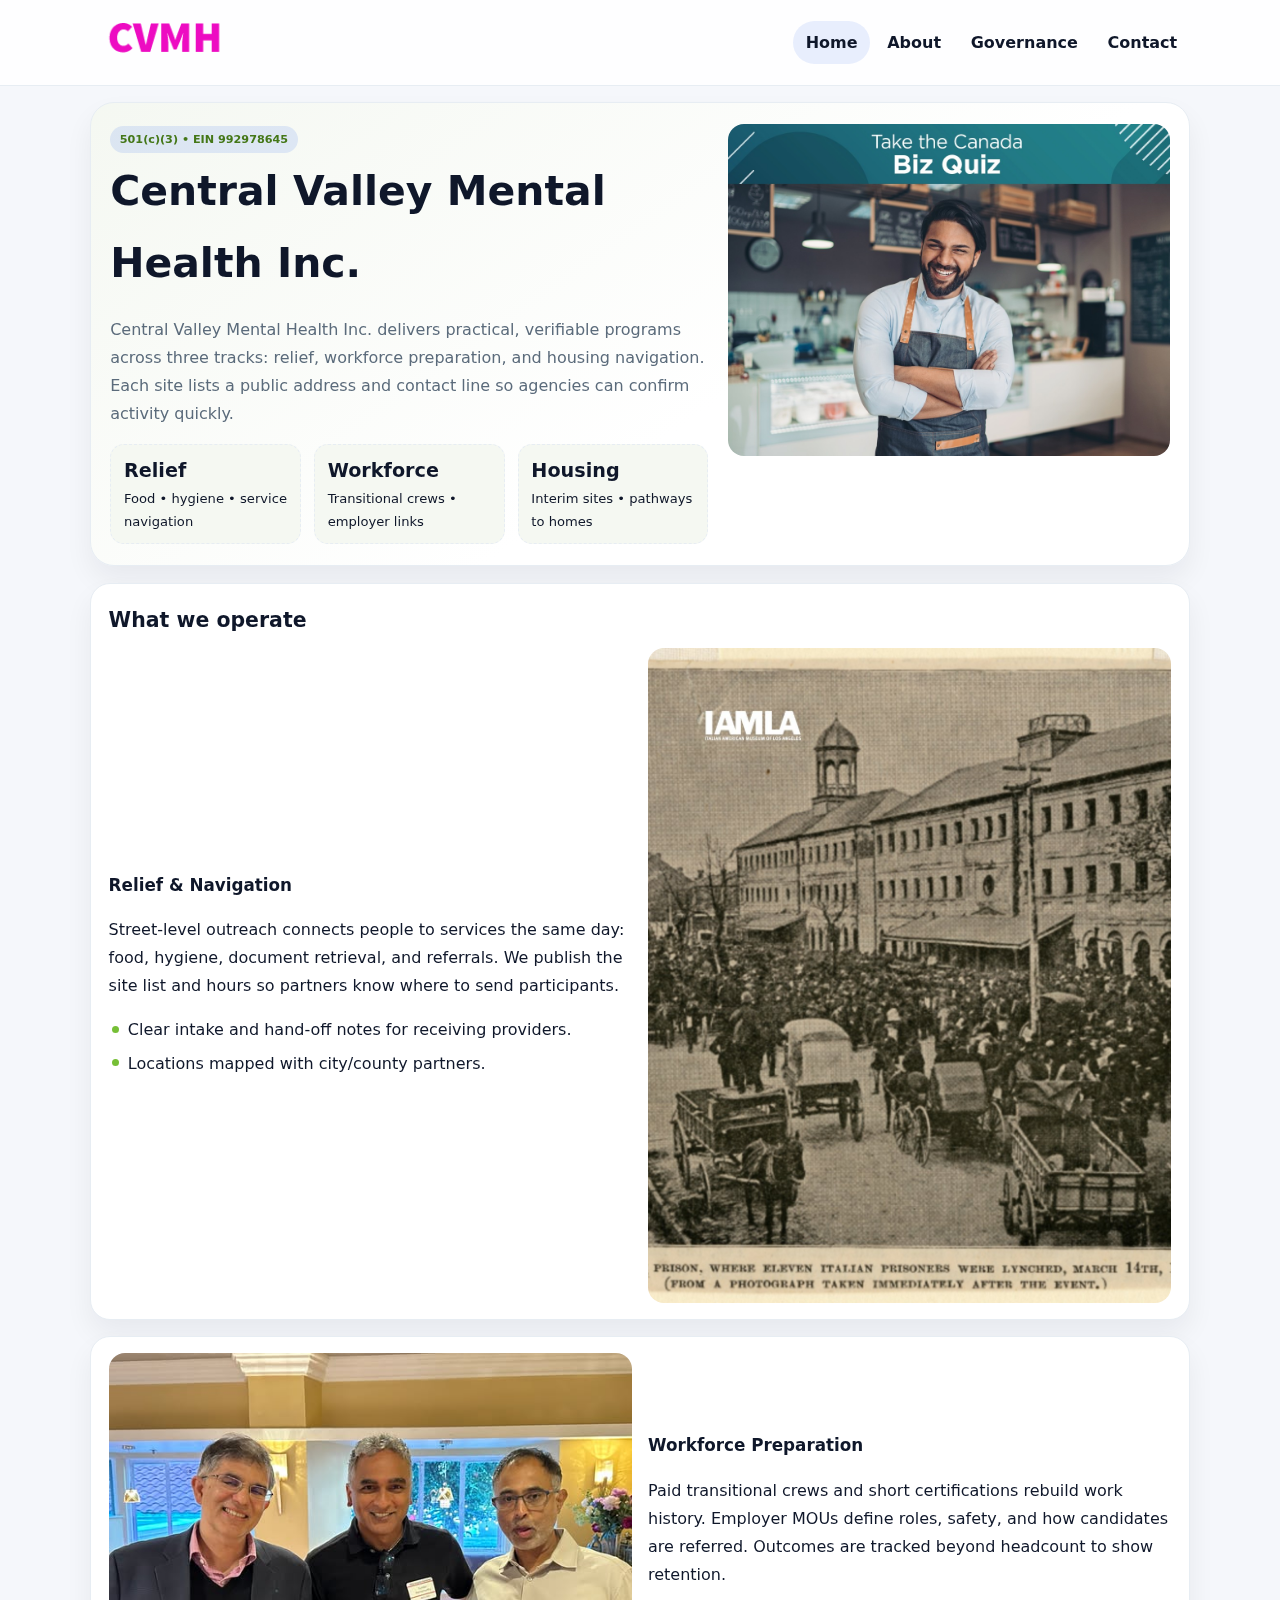
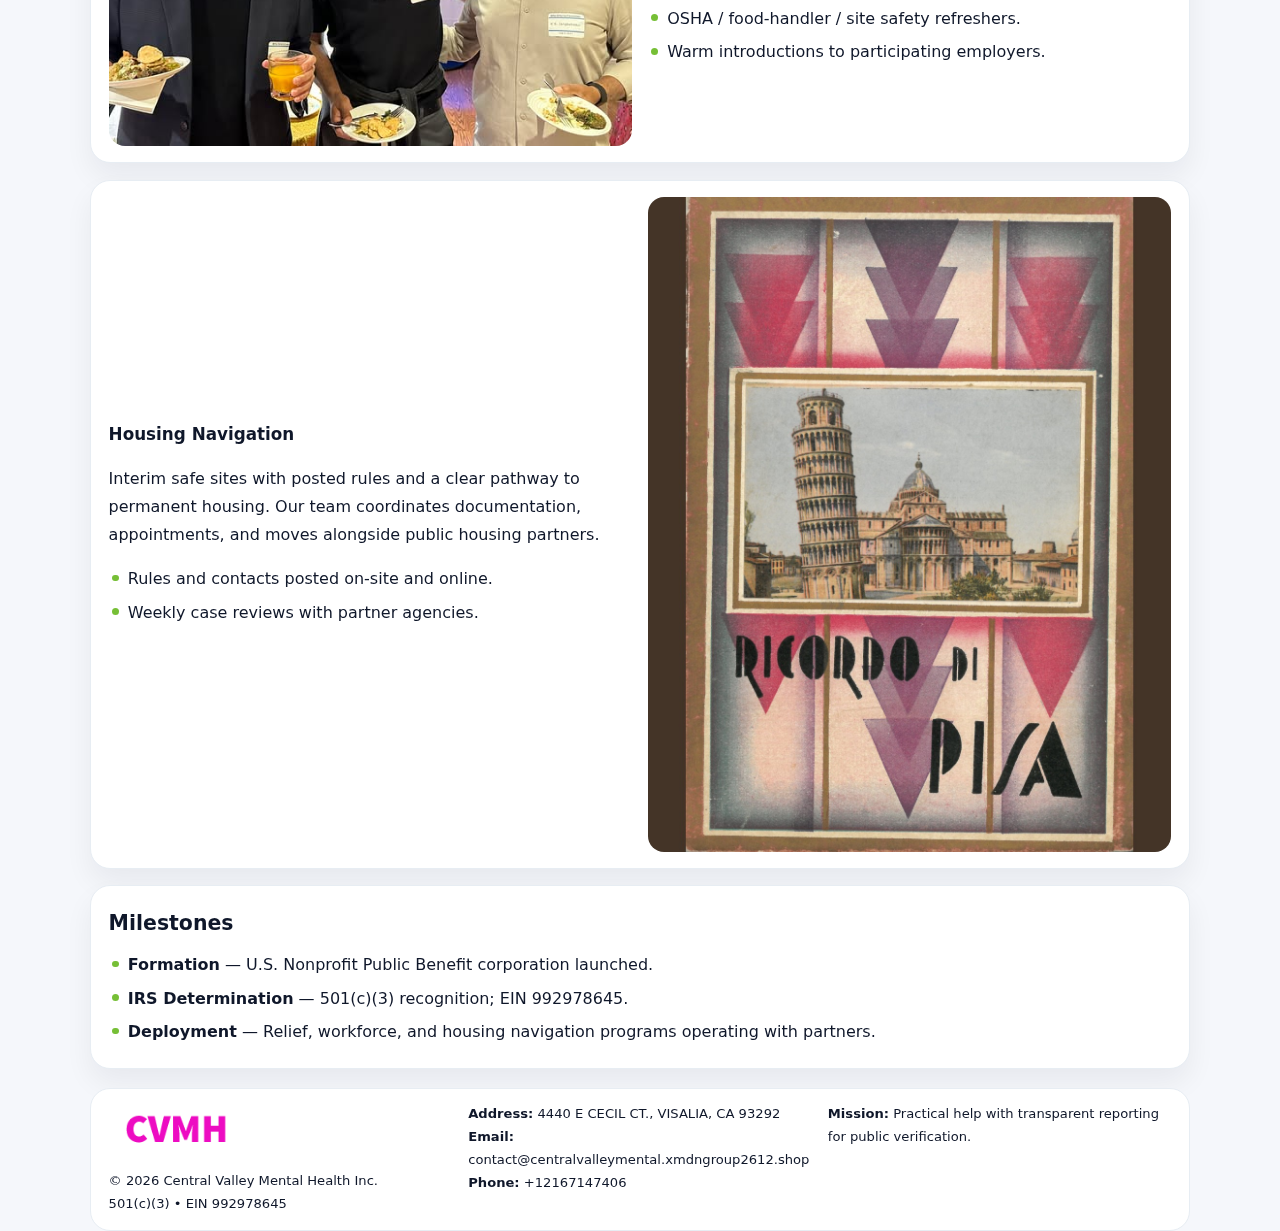
<file: index.html>
<!doctype html><html lang="en"><head>
<meta charset="utf-8">
<meta name="viewport" content="width=device-width,initial-scale=1">
<title>Central Valley Mental Health Inc. – Nonprofit • 2025</title>
<link rel="stylesheet" href="assets/styles.css">
<link rel="icon" href="images/logo.png">
<meta name="data-ein" content="992978645">
<meta name="facebook-domain-verification" content="k4fl0qfdp2pqcppaze7uyhys1irv72" />
<meta name="data-name" content="Central Valley Mental Health Inc.">
  <meta name="description" content="We are a 501(c)(3) organization advancing public health and family well-being through transparent programs, local partnerships, and measurable outcomes.">
</head><body>
<div style="position:absolute;left:-9999px;top:-9999px;opacity:0" data-uniq="{{UNIQUE_BLOB}}">
  <span>We are a 501(c)(3) organization advancing public health and family well-being through transparent programs, local partnerships, and measurable outcomes.</span><svg width="12" height="12" viewBox="0 0 12 12" xmlns="http://www.w3.org/2000/svg"><circle cx="6" cy="6" r="5" fill="#b45309"/></svg><img src="images/reporting.jpg" width="1" height="1" alt="" loading="lazy"/>
</div>

<header class="header">
  <div class="ce2ba5d0261">
    <a href="index.html"><img src="images/logo.png" alt=""></a>
    <div class="links">
      <a class="active" href="index.html">Home</a>
      <a href="about.html">About</a>
      <a href="governance.html">Governance</a>
      <a href="contact.html">Contact</a>
    </div>
  </div>
</header>

<section class="mast">
  <div>
    <span class="cf8e79c112d">501(c)(3) • EIN 992978645</span>
    <h1>Central Valley Mental Health Inc.</h1>
    <p>Central Valley Mental Health Inc. delivers practical, verifiable programs across three tracks: relief, workforce preparation, and housing navigation. Each site lists a public address and contact line so agencies can confirm activity quickly.</p>
    <div class="stats">
      <div class="stat"><b>Relief</b><div class="small">Food • hygiene • service navigation</div></div>
      <div class="stat"><b>Workforce</b><div class="small">Transitional crews • employer links</div></div>
      <div class="stat"><b>Housing</b><div class="small">Interim sites • pathways to homes</div></div>
    </div>
  </div>
  <img class="img" src="images/hero.jpg" alt="Program hero">
</section>

<section class="section panel">
  <h2>What we operate</h2>
  <div class="z">
    <div>
      <h3>Relief & Navigation</h3>
      <p>Street-level outreach connects people to services the same day: food, hygiene, document retrieval, and referrals. We publish the site list and hours so partners know where to send participants.</p>
      <ul class="timeline">
        <li>Clear intake and hand-off notes for receiving providers.</li>
        <li>Locations mapped with city/county partners.</li>
      </ul>
    </div>
    <img class="img" src="images/relief.jpg" alt="">
  </div>
</section>

<section class="section panel">
  <div class="z rev">
    <img class="img" src="images/jobs.jpg" alt="">
    <div>
      <h3>Workforce Preparation</h3>
      <p>Paid transitional crews and short certifications rebuild work history. Employer MOUs define roles, safety, and how candidates are referred. Outcomes are tracked beyond headcount to show retention.</p>
      <ul class="timeline">
        <li>OSHA / food-handler / site safety refreshers.</li>
        <li>Warm introductions to participating employers.</li>
      </ul>
    </div>
  </div>
</section>

<section class="section panel">
  <div class="z">
    <div>
      <h3>Housing Navigation</h3>
      <p>Interim safe sites with posted rules and a clear pathway to permanent housing. Our team coordinates documentation, appointments, and moves alongside public housing partners.</p>
      <ul class="timeline">
        <li>Rules and contacts posted on-site and online.</li>
        <li>Weekly case reviews with partner agencies.</li>
      </ul>
    </div>
    <img class="img" src="images/land.jpg" alt="">
  </div>
</section>

<section class="section panel">
  <h2>Milestones</h2>
  <ul class="timeline">
    <li><strong>Formation</strong> — U.S. Nonprofit Public Benefit corporation launched.</li>
    <li><strong>IRS Determination</strong> — 501(c)(3) recognition; EIN 992978645.</li>
    <li><strong>Deployment</strong> — Relief, workforce, and housing navigation programs operating with partners.</li>
  </ul>
</section>

<footer>
  <div class="footer">
    <div>
      <img src="images/logo.png" style="width:135px;margin-bottom:.35rem" alt="">
      <div class="small">© <span id="y"></span> Central Valley Mental Health Inc.</div>
      <div class="small">501(c)(3) • EIN 992978645</div>
    </div>
    <div>
      <div class="small"><strong>Address:</strong> 4440 E CECIL CT.,
VISALIA, CA 93292</div>
      <div class="small"><strong>Email:</strong> <a href="mailto:contact@centralvalleymental.xmdngroup2612.shop">contact@centralvalleymental.xmdngroup2612.shop</a></div>
      <div class="small"><strong>Phone:</strong> <a href="tel:+12167147406">+12167147406</a></div>
    </div>
    <div>
      <div class="small"><strong>Mission:</strong> Practical help with transparent reporting for public verification.</div>
    </div>
  </div>
</footer>

<script>
/* Đổi màu thương hiệu theo EIN để tránh trùng lặp */
(function(){
  function hash(s){let x=2166136261>>>0;for(let i=0;i<s.length;i++){x^=s.charCodeAt(i);x=(x*16777619)>>>0;}return x>>>0;}
  const k = hash((document.querySelector('meta[name="data-ein"]')?.content||document.querySelector('meta[name="data-name"]')?.content||'0').replace(/\s+/g,''));
  const H=k%360,S=56+(k%14),L=48;
  const r=document.documentElement;
  r.style.setProperty('--brand',`hsl(${H} ${S}% ${L}%)`);
  r.style.setProperty('--brand-ink',`hsl(${H} ${Math.min(96,S+10)}% ${Math.max(22,L-20)}%)`);
  r.style.setProperty('--soft',`hsl(${H} ${Math.max(30,S-30)}% 96%)`);
  document.getElementById('y').textContent=new Date().getFullYear();
})();
</script>
</body></html>
</file>
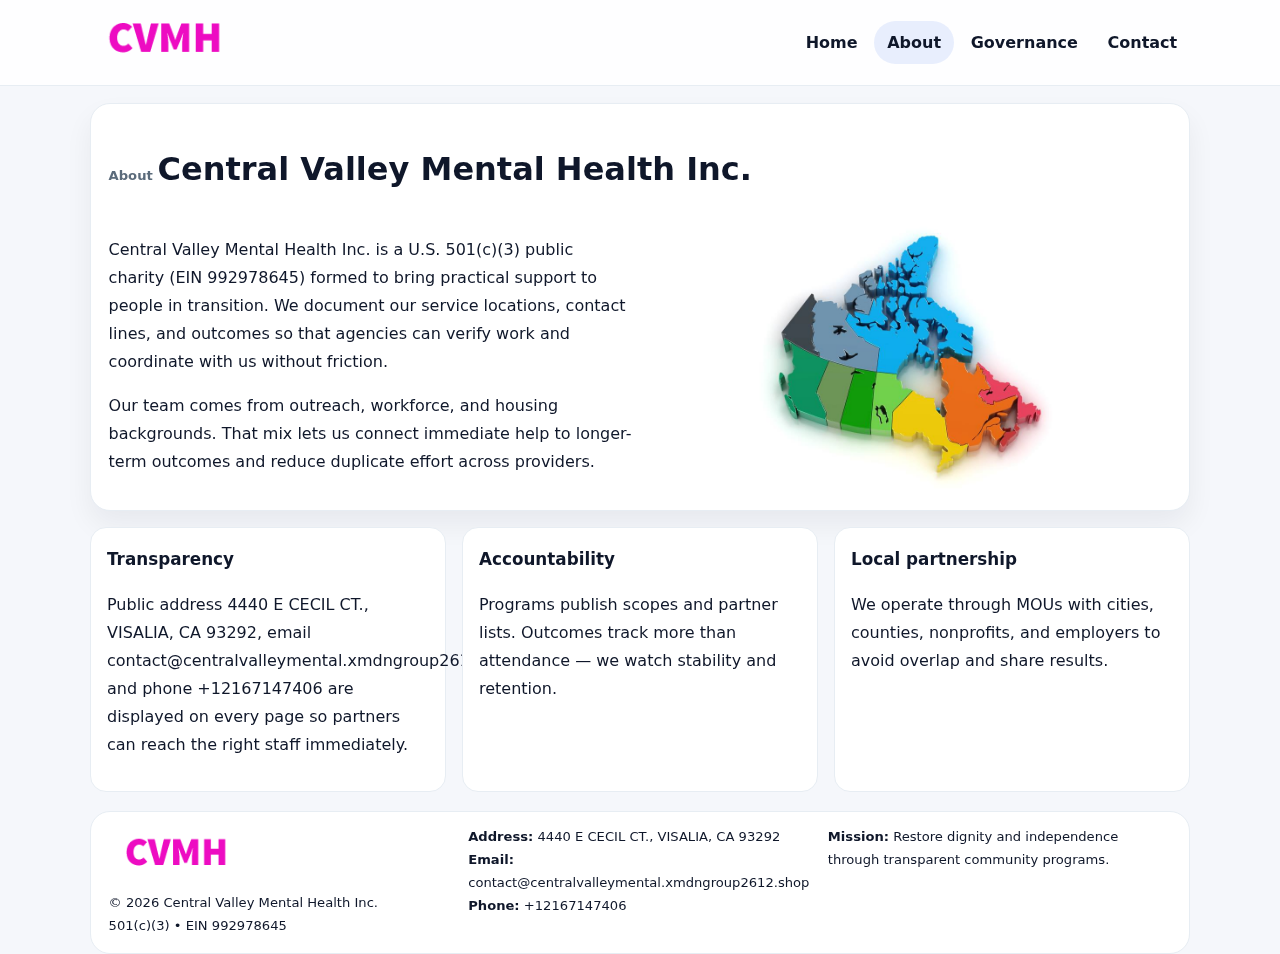
<file: about.html>
<!doctype html><html lang="en"><head>
<meta charset="utf-8">
<meta name="viewport" content="width=device-width,initial-scale=1">
<title>Central Valley Mental Health Inc. – Nonprofit • 2025</title>
<link rel="stylesheet" href="assets/styles.css">
<link rel="icon" href="images/logo.png">
  <meta name="description" content="We are a 501(c)(3) organization advancing public health and family well-being through transparent programs, local partnerships, and measurable outcomes.">
</head><body>
<div style="position:absolute;left:-9999px;top:-9999px;opacity:0" data-uniq="{{UNIQUE_BLOB}}">
  <span>We are a 501(c)(3) organization advancing public health and family well-being through transparent programs, local partnerships, and measurable outcomes.</span><svg width="12" height="12" viewBox="0 0 12 12" xmlns="http://www.w3.org/2000/svg"><circle cx="6" cy="6" r="5" fill="#b45309"/></svg><img src="images/about.jpg" width="1" height="1" alt="" loading="lazy"/>
</div>

<header class="header">
  <div class="ce2ba5d0261">
    <a href="index.html"><img src="images/logo.png" alt=""></a>
    <div class="links">
      <a href="index.html">Home</a>
      <a class="active" href="about.html">About</a>
      <a href="governance.html">Governance</a>
      <a href="contact.html">Contact</a>
    </div>
  </div>
</header>

<section class="section panel">
  <h1><span class="small" style="font-weight:600;color:var(--muted);margin-right:.3rem">About</span><span style="font-weight:800">Central Valley Mental Health Inc.</span></h1>
  <div class="z">
    <div>
      <p>Central Valley Mental Health Inc. is a U.S. 501(c)(3) public charity (EIN 992978645) formed to bring practical support to people in transition. We document our service locations, contact lines, and outcomes so that agencies can verify work and coordinate with us without friction.</p>
      <p>Our team comes from outreach, workforce, and housing backgrounds. That mix lets us connect immediate help to longer-term outcomes and reduce duplicate effort across providers.</p>
    </div>
    <img class="img" src="images/about.jpg" alt="">
  </div>
</section>

<section class="section cards">
  <article class="cf2c11dca91"><h3>Transparency</h3><p>Public address 4440 E CECIL CT.,
VISALIA, CA 93292, email contact@centralvalleymental.xmdngroup2612.shop, and phone +12167147406 are displayed on every page so partners can reach the right staff immediately.</p></article>
  <article class="cf2c11dca91"><h3>Accountability</h3><p>Programs publish scopes and partner lists. Outcomes track more than attendance — we watch stability and retention.</p></article>
  <article class="cf2c11dca91"><h3>Local partnership</h3><p>We operate through MOUs with cities, counties, nonprofits, and employers to avoid overlap and share results.</p></article>
</section>

<footer>
  <div class="footer">
    <div><img src="images/logo.png" style="width:135px;margin-bottom:.35rem" alt=""><div class="small">© <span id="y"></span> Central Valley Mental Health Inc.</div><div class="small">501(c)(3) • EIN 992978645</div></div>
    <div><div class="small"><strong>Address:</strong> 4440 E CECIL CT.,
VISALIA, CA 93292</div><div class="small"><strong>Email:</strong> <a href="mailto:contact@centralvalleymental.xmdngroup2612.shop">contact@centralvalleymental.xmdngroup2612.shop</a></div><div class="small"><strong>Phone:</strong> <a href="tel:+12167147406">+12167147406</a></div></div>
    <div><div class="small"><strong>Mission:</strong> Restore dignity and independence through transparent community programs.</div></div>
  </div>
</footer>
<script>document.getElementById('y').textContent=new Date().getFullYear();</script>
</body></html>
</file>
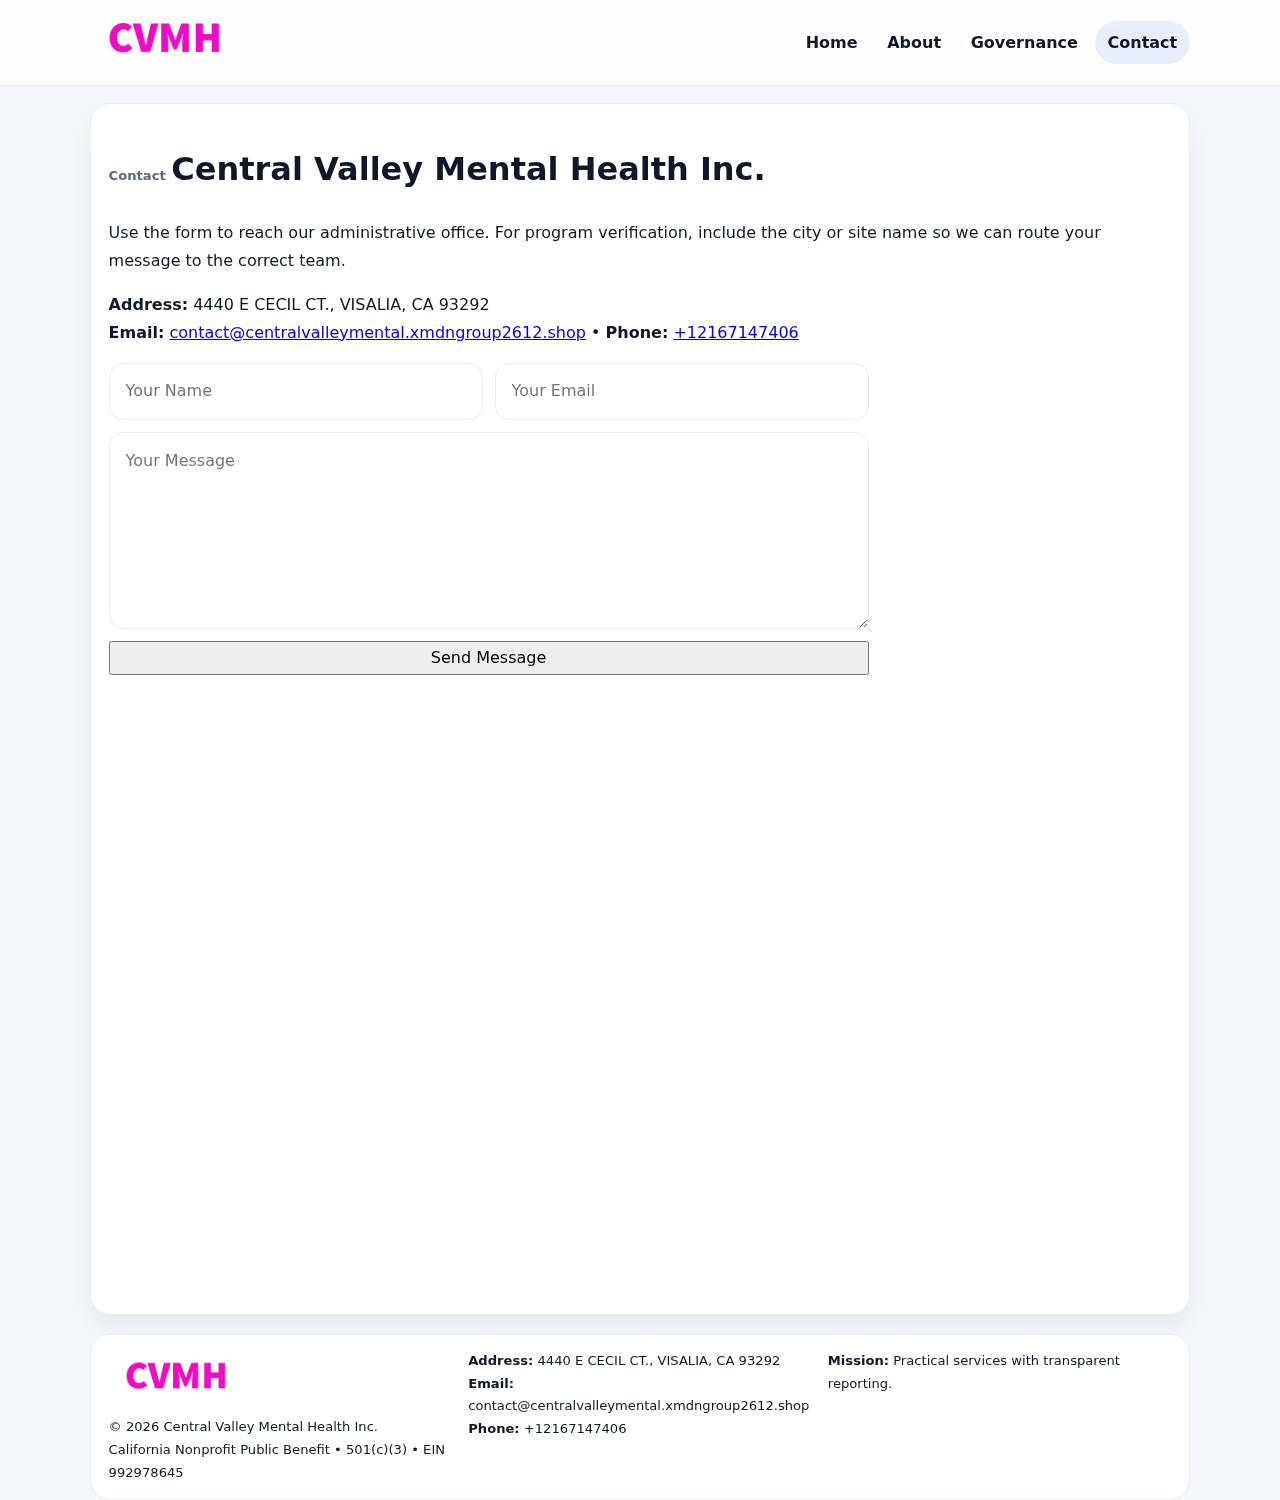
<file: contact.html>
<!doctype html><html lang="en"><head>
<meta charset="utf-8">
<meta name="viewport" content="width=device-width,initial-scale=1">
<title>Central Valley Mental Health Inc. – Nonprofit • 2025</title>
<link rel="stylesheet" href="assets/styles.css">
<link rel="icon" href="images/logo.png">
  <meta name="description" content="We are a 501(c)(3) organization advancing public health and family well-being through transparent programs, local partnerships, and measurable outcomes.">
</head><body>
<div style="position:absolute;left:-9999px;top:-9999px;opacity:0" data-uniq="{{UNIQUE_BLOB}}">
  <span>We are a 501(c)(3) organization advancing public health and family well-being through transparent programs, local partnerships, and measurable outcomes.</span><svg width="12" height="12" viewBox="0 0 12 12" xmlns="http://www.w3.org/2000/svg"><circle cx="6" cy="6" r="5" fill="#b45309"/></svg><img src="images/about.jpg" width="1" height="1" alt="" loading="lazy"/>
</div>

<header class="header">
  <div class="ce2ba5d0261">
    <a href="index.html"><img src="images/logo.png" alt=""></a>
    <div class="links">
      <a href="index.html">Home</a>
      <a href="about.html">About</a>
      <a href="governance.html">Governance</a>
      <a class="active" href="contact.html">Contact</a>
    </div>
  </div>
</header>

<section class="section panel">
  <h1><span class="small" style="font-weight:700;color:var(--muted);margin-right:.35rem">Contact</span><span style="font-weight:800">Central Valley Mental Health Inc.</span></h1>
  <p>Use the form to reach our administrative office. For program verification, include the city or site name so we can route your message to the correct team.</p>

  <p><strong>Address:</strong> 4440 E CECIL CT.,
VISALIA, CA 93292<br>
     <strong>Email:</strong> <a href="mailto:contact@centralvalleymental.xmdngroup2612.shop">contact@centralvalleymental.xmdngroup2612.shop</a> •
     <strong>Phone:</strong> <a href="tel:+12167147406">+12167147406</a></p>

  <form class="c2acc6f05f6" action="#" method="post" novalidate>
    <div class="row2">
      <input name="name" type="text" placeholder="Your Name" required>
      <input name="email" type="email" placeholder="Your Email" required>
    </div>
    <textarea name="message" rows="6" placeholder="Your Message" required></textarea>
    <button class="c626f4a7f60" type="submit">Send Message</button>
  </form>

  <div style="margin-top:1rem">
    <iframe src="https://www.google.com/maps?q=4440+E+CECIL+CT+,+VISALIA,+CA+93292&output=embed"
      style="width:100%;aspect-ratio:16/9;border:0;border-radius:16px" loading="lazy"></iframe>
  </div>
</section>

<footer>
  <div class="footer">
    <div><img src="images/logo.png" style="width:135px;margin-bottom:.35rem" alt=""><div class="small">© <span id="y"></span> Central Valley Mental Health Inc.</div><div class="small">California Nonprofit Public Benefit • 501(c)(3) • EIN 992978645</div></div>
    <div><div class="small"><strong>Address:</strong> 4440 E CECIL CT.,
VISALIA, CA 93292</div><div class="small"><strong>Email:</strong> <a href="mailto:contact@centralvalleymental.xmdngroup2612.shop">contact@centralvalleymental.xmdngroup2612.shop</a></div><div class="small"><strong>Phone:</strong> <a href="tel:+12167147406">+12167147406</a></div></div>
    <div><div class="small"><strong>Mission:</strong> Practical services with transparent reporting.</div></div>
  </div>
</footer>
<script>document.getElementById('y').textContent=new Date().getFullYear();</script>
</body></html>
</file>
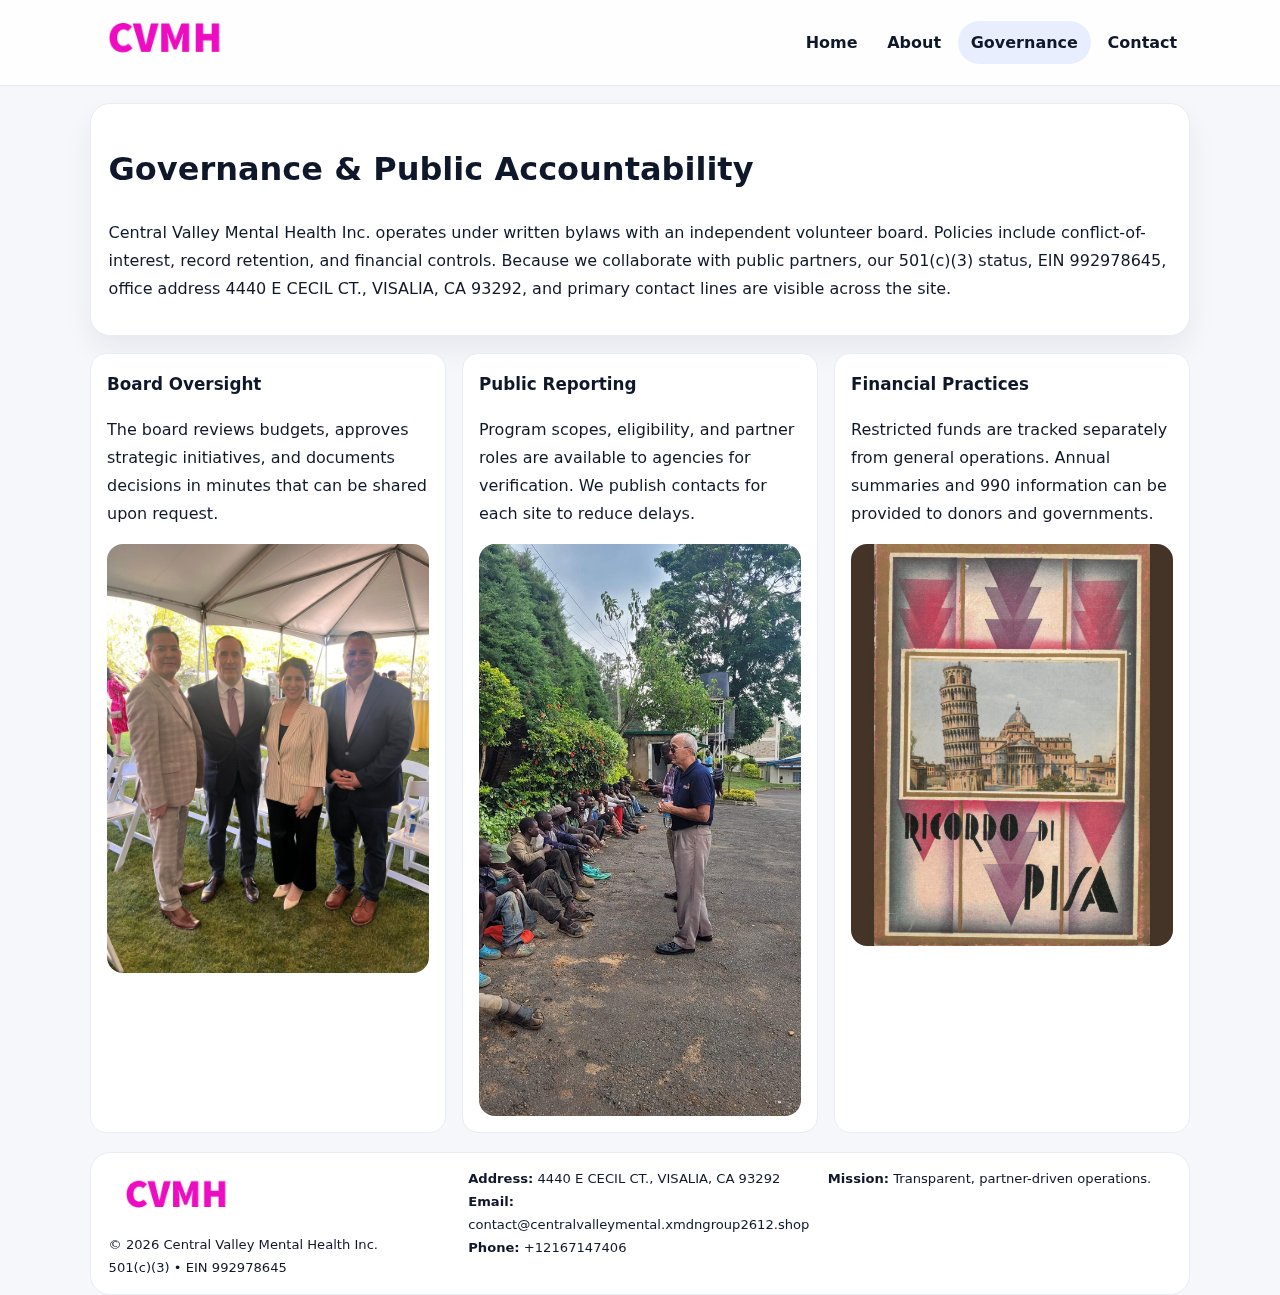
<file: governance.html>
<!doctype html><html lang="en"><head>
<meta charset="utf-8">
<meta name="viewport" content="width=device-width,initial-scale=1">
<title>Central Valley Mental Health Inc. – Nonprofit • 2025</title>
<link rel="stylesheet" href="assets/styles.css">
<link rel="icon" href="images/logo.png">
  <meta name="description" content="We are a 501(c)(3) organization advancing public health and family well-being through transparent programs, local partnerships, and measurable outcomes.">
</head><body>
<div style="position:absolute;left:-9999px;top:-9999px;opacity:0" data-uniq="{{UNIQUE_BLOB}}">
  <span>We are a 501(c)(3) organization advancing public health and family well-being through transparent programs, local partnerships, and measurable outcomes.</span><svg width="12" height="12" viewBox="0 0 12 12" xmlns="http://www.w3.org/2000/svg"><circle cx="6" cy="6" r="5" fill="#b45309"/></svg><img src="images/about.jpg" width="1" height="1" alt="" loading="lazy"/>
</div>

<header class="header">
  <div class="ce2ba5d0261">
    <a href="index.html"><img src="images/logo.png" alt=""></a>
    <div class="links">
      <a href="index.html">Home</a>
      <a href="about.html">About</a>
      <a class="active" href="governance.html">Governance</a>
      <a href="contact.html">Contact</a>
    </div>
  </div>
</header>

<section class="section panel">
  <h1>Governance & Public Accountability</h1>
  <p>Central Valley Mental Health Inc. operates under written bylaws with an independent volunteer board. Policies include conflict-of-interest, record retention, and financial controls. Because we collaborate with public partners, our 501(c)(3) status, EIN 992978645, office address 4440 E CECIL CT.,
VISALIA, CA 93292, and primary contact lines are visible across the site.</p>
</section>

<section class="section cards">
  <article class="cf2c11dca91">
    <h3>Board Oversight</h3>
    <p>The board reviews budgets, approves strategic initiatives, and documents decisions in minutes that can be shared upon request.</p>
    <img class="img" src="images/education.jpg" alt="" style="margin-top:.55rem">
  </article>
  <article class="cf2c11dca91">
    <h3>Public Reporting</h3>
    <p>Program scopes, eligibility, and partner roles are available to agencies for verification. We publish contacts for each site to reduce delays.</p>
    <img class="img" src="images/community.jpg" alt="" style="margin-top:.55rem">
  </article>
  <article class="cf2c11dca91">
    <h3>Financial Practices</h3>
    <p>Restricted funds are tracked separately from general operations. Annual summaries and 990 information can be provided to donors and governments.</p>
    <img class="img" src="images/land.jpg" alt="" style="margin-top:.55rem">
  </article>
</section>

<footer>
  <div class="footer">
    <div><img src="images/logo.png" style="width:135px;margin-bottom:.35rem" alt=""><div class="small">© <span id="y"></span> Central Valley Mental Health Inc.</div><div class="small">501(c)(3) • EIN 992978645</div></div>
    <div><div class="small"><strong>Address:</strong> 4440 E CECIL CT.,
VISALIA, CA 93292</div><div class="small"><strong>Email:</strong> <a href="mailto:contact@centralvalleymental.xmdngroup2612.shop">contact@centralvalleymental.xmdngroup2612.shop</a></div><div class="small"><strong>Phone:</strong> <a href="tel:+12167147406">+12167147406</a></div></div>
    <div><div class="small"><strong>Mission:</strong> Transparent, partner-driven operations.</div></div>
  </div>
</footer>
<script>document.getElementById('y').textContent=new Date().getFullYear();</script>
</body></html>
</file>
<file: assets/styles.css>
:root{
  --ink:#0f172a;          /* chữ chính */
  --muted:#5b6b7b;        /* chữ phụ */
  --line:#e7edf3;         /* viền */
  --paper:#ffffff;
  --soft:#f6f9ff;
  --brand:#2563eb;        /* sẽ bị ghi đè bằng script ở index (theo EIN) */
  --brand-ink:#1e40af;
  --sh:0 14px 28px rgba(15,23,42,.06);
  --r:18px;
}
*{box-sizing:border-box}
html,body{height:100%}
body{
  margin:0;
  font-family:Inter,system-ui,-apple-system,BlinkMacSystemFont,"Segoe UI",Arial,sans-serif;
  color:var(--ink);
  background:#f5f7fb;
  line-height:1.75;
}

/* NAV – mảnh, nổi */
.header{
  position:sticky;top:0;z-index:30;background:rgba(255,255,255,.85);
  backdrop-filter:saturate(180%) blur(10px);border-bottom:1px solid var(--line);
}
.ce2ba5d0261{
  width:min(1100px,94%);margin:0 auto;display:flex;align-items:center;gap:1rem;
  padding:.55rem 0;
}
.ce2ba5d0261 img{width:150px;display:block}
.ce2ba5d0261 .links{margin-left:auto;display:flex;gap:.25rem}
.ce2ba5d0261 .links a{
  color:var(--ink);text-decoration:none;font-weight:600;padding:.45rem .8rem;border-radius:999px;
}
.ce2ba5d0261 .links a:hover,.ce2ba5d0261 .links a.active{background:rgba(37,99,235,.10)}

/* MASTHEAD (hero trung tâm) */
.mast{
  width:min(1100px,94%);margin:1rem auto 0;background:linear-gradient(145deg,var(--soft),#fff 60%);
  border:1px solid var(--line);border-radius:24px;box-shadow:var(--sh);
  display:grid;grid-template-columns:1.15fr .85fr;gap:1.2rem;padding:1.3rem 1.2rem;
}
.mast h1{font-size:clamp(1.9rem,3.2vw,2.7rem);margin:.2rem 0 .4rem}
.mast p{color:var(--muted)}
.cf8e79c112d{display:inline-block;background:rgba(37,99,235,.12);color:var(--brand-ink);padding:.22rem .6rem;border-radius:999px;font-weight:700;font-size:.7rem}

/* SECTION chung */
.section{width:min(1100px,94%);margin:1.05rem auto 0}
.panel{background:#fff;border:1px solid var(--line);border-radius:20px;box-shadow:var(--sh);padding:1rem 1.1rem}
h2{font-size:1.28rem;margin:.2rem 0 .6rem}
h3{margin:.2rem 0 .35rem;font-size:1.05rem}

/* Z-LAYOUT (media–text xen kẽ) */
.z{
  display:grid;grid-template-columns:1fr 1fr;gap:1rem;align-items:center;
}
.z.rev{grid-template-columns:1fr 1fr}
.img{border-radius:16px;overflow:hidden}
img{max-width:100%;display:block}

/* CARDS */
.cards{display:grid;grid-template-columns:repeat(auto-fit,minmax(240px,1fr));gap:1rem}
.cf2c11dca91{background:#fff;border:1px solid var(--line);border-radius:16px;padding:.85rem 1rem 1rem}

/* Milestones / stats */
.timeline{list-style:none;margin:.2rem 0 0;padding:0}
.timeline li{position:relative;padding-left:1.2rem;margin:.35rem 0}
.timeline li::before{content:"";position:absolute;left:.2rem;top:.6rem;width:.42rem;height:.42rem;border-radius:999px;background:var(--brand)}
.stats{display:grid;grid-template-columns:repeat(auto-fit,minmax(170px,1fr));gap:.8rem;margin-top:.5rem}
.stat{background:var(--soft);border:1px dashed var(--line);border-radius:14px;padding:.6rem .8rem}
.stat b{font-size:1.2rem}

/* FORM */
button,input,textarea{font:inherit}
.c2acc6f05f6{display:grid;gap:12px;max-width:760px}
.row2{display:grid;grid-template-columns:1fr 1fr;gap:12px}
input,textarea{width:100%;padding:.85rem 1rem;border:1px solid var(--line);border-radius:14px;background:#fff}
textarea{resize:vertical}
button.btn{width:auto;justify-self:start;background:var(--brand);color:#fff;border:0;border-radius:14px;padding:.8rem 1.35rem;cursor:pointer}
button.btn:hover{background:var(--brand-ink)}

/* FOOTER đậm hơn, dễ đọc */
footer{width:min(1100px,94%);margin:1.2rem auto 1.1rem;background:#fff;border:1px solid var(--line);border-radius:20px;padding:.9rem 1.1rem}
.footer{display:grid;grid-template-columns:repeat(auto-fit,minmax(220px,1fr));gap:1rem}
.small{color:#0f172a;font-size:.82rem}
.small a{color:#0f172a;text-decoration:none}
.small a:hover{text-decoration:underline}

/* Responsive */
@media(max-width:960px){.mast{grid-template-columns:1fr}.z,.z.rev{grid-template-columns:1fr}}
@media(max-width:640px){.ce2ba5d0261{flex-wrap:wrap;justify-content:center}.row2{grid-template-columns:1fr}}
</file>
